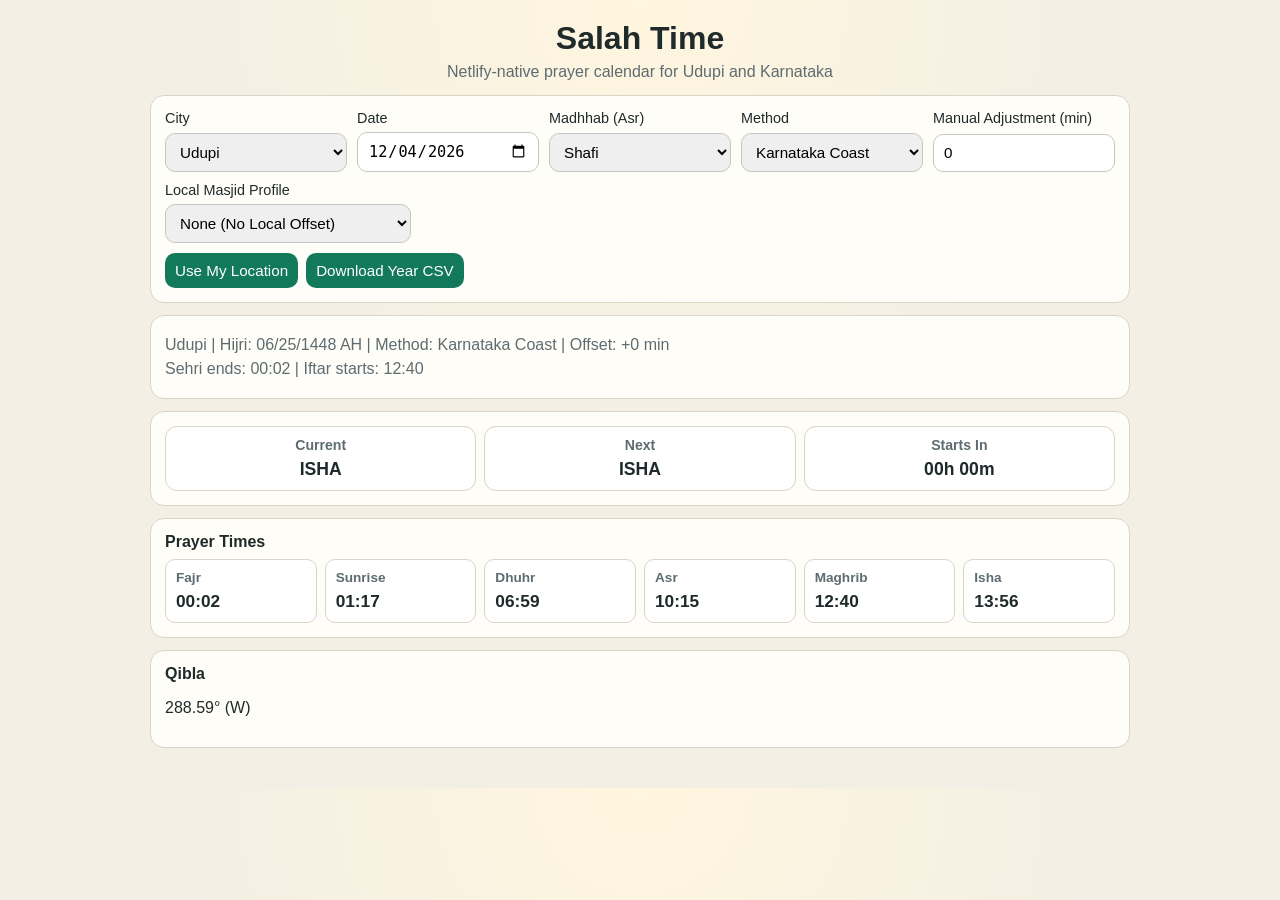
<file: web/index.html>
<!doctype html>
<html lang="en">
  <head>
    <meta charset="UTF-8" />
    <meta name="viewport" content="width=device-width, initial-scale=1.0" />
    <title>Salah Time - Udupi</title>
    <link rel="stylesheet" href="./styles.css" />
  </head>
  <body>
    <main class="container">
      <header class="hero">
        <h1>Salah Time</h1>
        <p>Netlify-native prayer calendar for Udupi and Karnataka</p>
      </header>

      <section class="panel settings">
        <div class="grid">
          <label>
            City
            <select id="citySelect"></select>
          </label>
          <label>
            Date
            <input id="dateInput" type="date" />
          </label>
          <label>
            Madhhab (Asr)
            <select id="madhhabSelect">
              <option>Shafi</option>
              <option>Hanafi</option>
            </select>
          </label>
          <label>
            Method
            <select id="methodSelect">
              <option>Karnataka Coast</option>
              <option>Umm al-Qura</option>
            </select>
          </label>
          <label>
            Manual Adjustment (min)
            <input id="adjustInput" type="number" min="-10" max="10" value="0" />
          </label>
          <label>
            Local Masjid Profile
            <select id="masjidSelect"></select>
          </label>
        </div>
        <div class="actions">
          <button id="detectBtn">Use My Location</button>
          <button id="downloadBtn">Download Year CSV</button>
        </div>
      </section>

      <section class="panel meta">
        <p id="metaLine"></p>
        <p id="sehriLine"></p>
      </section>

      <section class="panel now">
        <div class="stat">
          <h3>Current</h3>
          <p id="currentPrayer">-</p>
        </div>
        <div class="stat">
          <h3>Next</h3>
          <p id="nextPrayer">-</p>
        </div>
        <div class="stat">
          <h3>Starts In</h3>
          <p id="countdown">-</p>
        </div>
      </section>

      <section class="panel timings">
        <h2>Prayer Times</h2>
        <div class="timing-grid" id="timingGrid"></div>
      </section>

      <section class="panel qibla">
        <h2>Qibla</h2>
        <p id="qiblaText">-</p>
      </section>
    </main>
    <script src="./app.js"></script>
  </body>
</html>
</file>
<file: web/styles.css>
:root {
  --bg: #f3efe4;
  --card: #fffdf8;
  --ink: #1f2a2b;
  --muted: #5e6c71;
  --accent: #13795b;
  --accent-2: #0e5e47;
  --line: #d8d4c8;
}

* {
  box-sizing: border-box;
}

body {
  margin: 0;
  font-family: "Segoe UI", Tahoma, Geneva, Verdana, sans-serif;
  color: var(--ink);
  background: radial-gradient(circle at top, #fff6df 0%, var(--bg) 45%);
}

.container {
  width: min(980px, 92vw);
  margin: 20px auto 40px;
}

.hero {
  text-align: center;
  margin-bottom: 14px;
}

.hero h1 {
  margin: 0;
  font-size: 2rem;
}

.hero p {
  color: var(--muted);
  margin: 6px 0 0;
}

.panel {
  background: var(--card);
  border: 1px solid var(--line);
  border-radius: 14px;
  padding: 14px;
  margin-top: 12px;
}

.grid {
  display: grid;
  gap: 10px;
  grid-template-columns: repeat(auto-fit, minmax(170px, 1fr));
}

label {
  display: grid;
  gap: 6px;
  font-size: 0.9rem;
}

select,
input,
button {
  border: 1px solid #c4c8c0;
  border-radius: 10px;
  padding: 9px 10px;
  font-size: 0.95rem;
}

button {
  background: var(--accent);
  color: white;
  border: none;
  cursor: pointer;
}

button:hover {
  background: var(--accent-2);
}

.actions {
  margin-top: 10px;
  display: flex;
  gap: 8px;
  flex-wrap: wrap;
}

.meta p {
  margin: 6px 0;
  color: var(--muted);
}

.now {
  display: grid;
  grid-template-columns: repeat(3, 1fr);
  gap: 8px;
}

.stat {
  border: 1px solid var(--line);
  border-radius: 12px;
  padding: 10px;
  text-align: center;
  background: #fff;
}

.stat h3 {
  margin: 0;
  font-size: 0.88rem;
  color: var(--muted);
}

.stat p {
  margin: 6px 0 0;
  font-size: 1.1rem;
  font-weight: 700;
}

.timings h2,
.qibla h2 {
  margin: 0 0 8px;
  font-size: 1rem;
}

.timing-grid {
  display: grid;
  grid-template-columns: repeat(auto-fit, minmax(150px, 1fr));
  gap: 8px;
}

.timing-card {
  border: 1px solid var(--line);
  border-radius: 10px;
  padding: 10px;
  background: #fff;
}

.timing-card h4 {
  margin: 0;
  color: var(--muted);
  font-size: 0.85rem;
}

.timing-card p {
  margin: 6px 0 0;
  font-size: 1.08rem;
  font-weight: 700;
}

@media (max-width: 720px) {
  .now {
    grid-template-columns: 1fr;
  }
}
</file>
